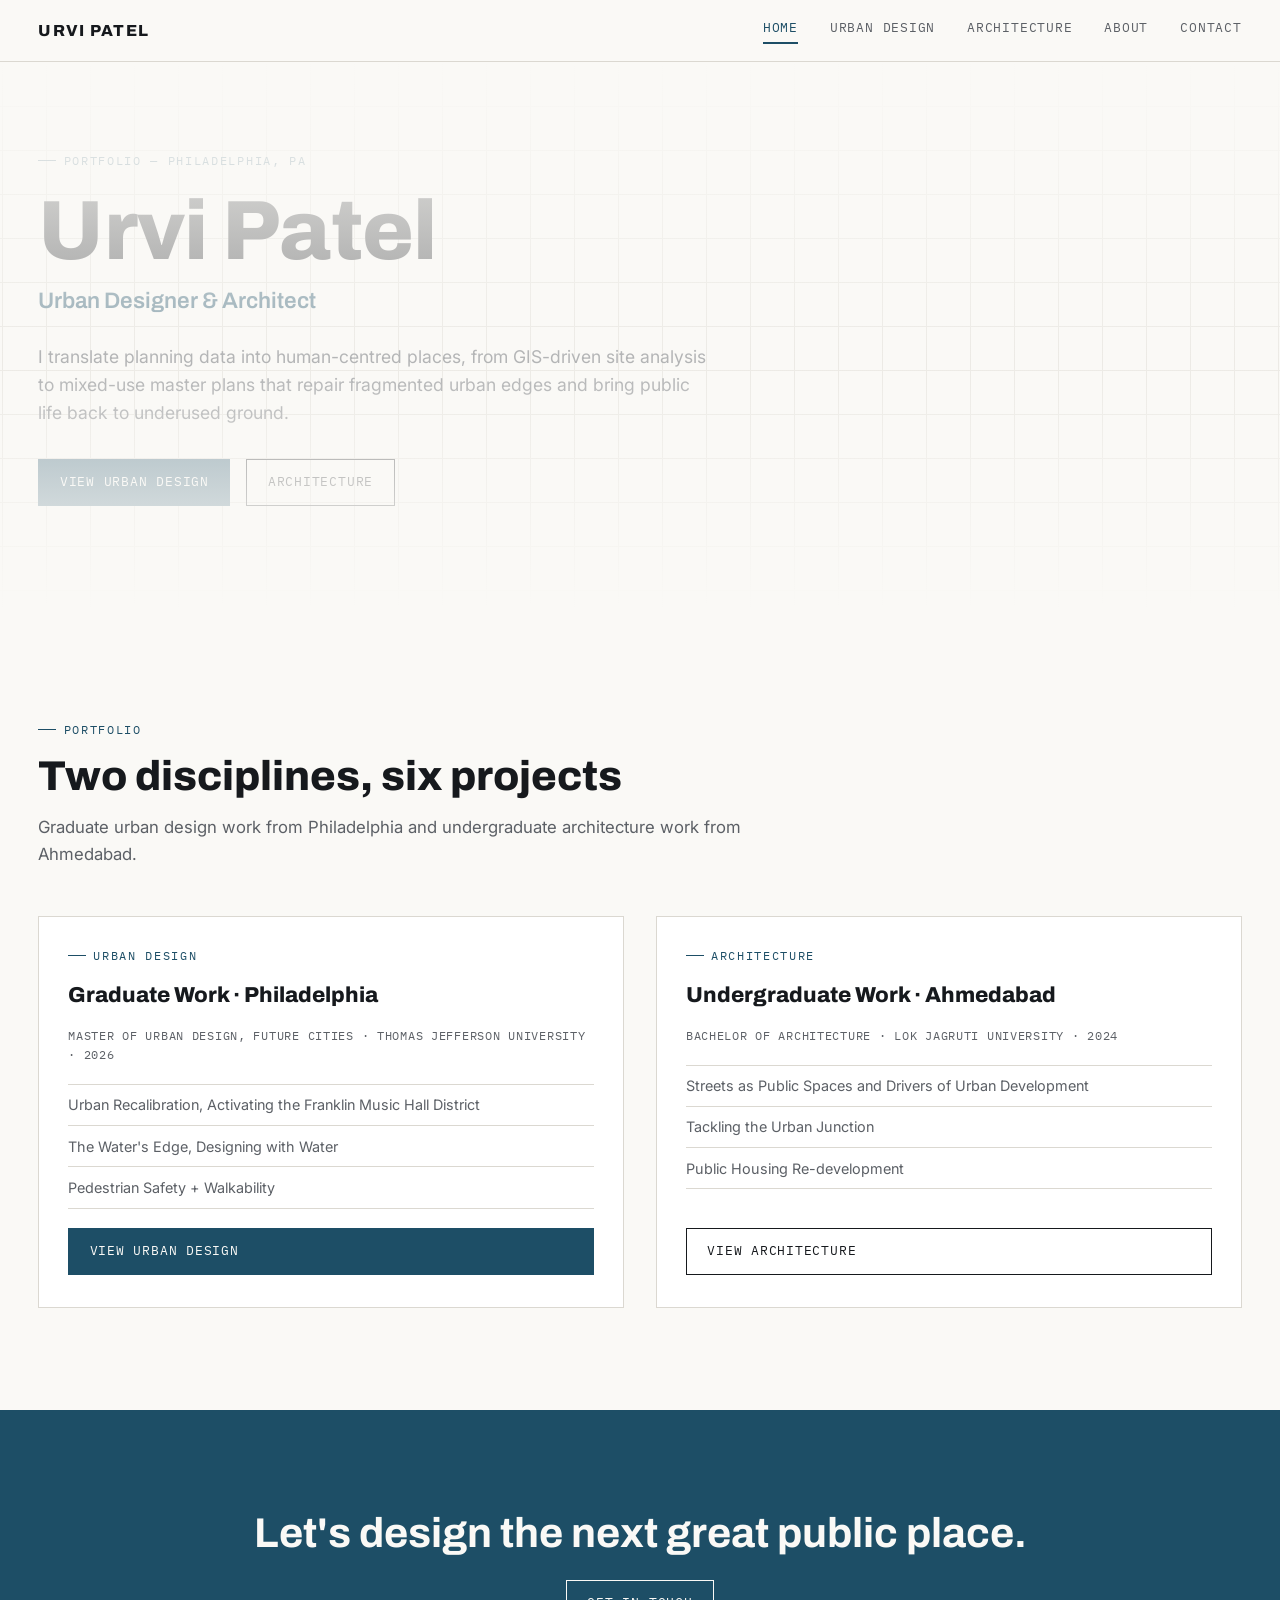
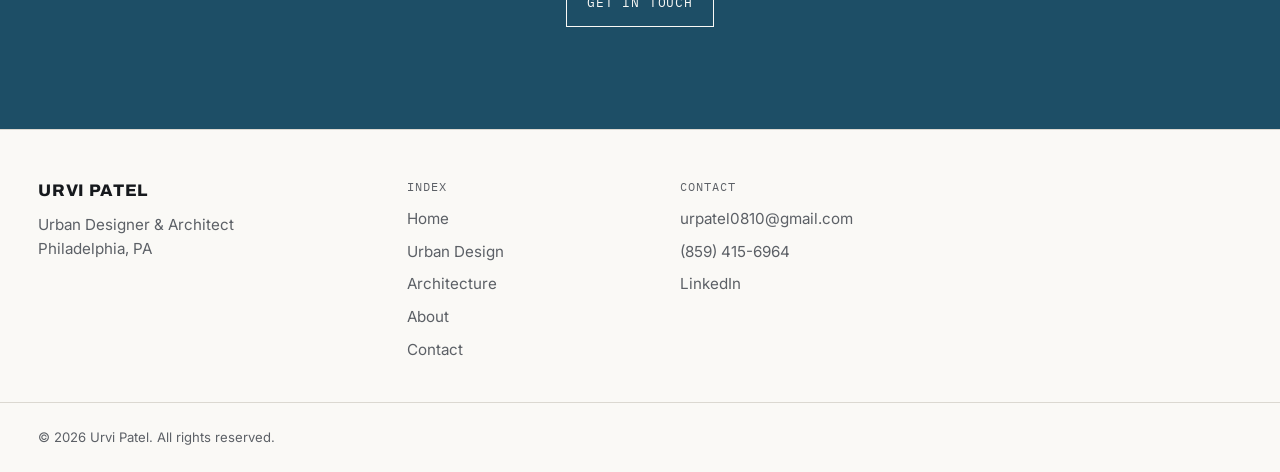
<file: index.html>
<!DOCTYPE html>
<html lang="en">
<head>
<meta charset="UTF-8">
<meta name="viewport" content="width=device-width, initial-scale=1.0">
<title>Urvi Patel — Urban Designer &amp; Architect</title>
<meta name="description" content="Portfolio of Urvi Patel, an urban designer and architect based in Philadelphia.">
<link rel="icon" type="image/svg+xml" href="data:image/svg+xml,%3Csvg xmlns='http://www.w3.org/2000/svg' viewBox='0 0 32 32'%3E%3Crect width='32' height='32' fill='%23FAF9F6'/%3E%3Cpath d='M16 4v24M4 16h24' stroke='%231B48C4' stroke-width='2'/%3E%3Ccircle cx='16' cy='16' r='6' fill='none' stroke='%2316191D' stroke-width='1.5'/%3E%3C/svg%3E">
<link rel="preconnect" href="https://fonts.googleapis.com">
<link rel="preconnect" href="https://fonts.gstatic.com" crossorigin>
<link href="https://fonts.googleapis.com/css2?family=Archivo:wght@600;700;800;900&family=Inter:wght@400;500;600&family=IBM+Plex+Mono:wght@400;500;600&display=swap" rel="stylesheet">
<link rel="stylesheet" href="styles.css">
</head>
<body>

<header class="site-header">
  <div class="container header-inner">
    <a href="index.html" class="logo">URVI PATEL</a>
    <nav class="nav" id="siteNav">
      <a href="index.html" class="nav-link active">Home</a>
      <a href="urban-design.html" class="nav-link">Urban Design</a>
      <a href="architecture.html" class="nav-link">Architecture</a>
      <a href="about.html" class="nav-link">About</a>
      <a href="contact.html" class="nav-link">Contact</a>
    </nav>
    <button class="nav-toggle" id="navToggle" aria-label="Toggle menu" aria-expanded="false">
      <span></span><span></span><span></span>
    </button>
  </div>
</header>

<section class="hero grid-bg">
  <div class="container">
    <span class="eyebrow">Portfolio — Philadelphia, PA</span>
    <h1>Urvi Patel</h1>
    <p class="hero-role">Urban Designer &amp; Architect</p>
    <p class="hero-body">I translate planning data into human-centred places, from GIS-driven site analysis to mixed-use master plans that repair fragmented urban edges and bring public life back to underused ground.</p>
    <div class="btn-row">
      <a href="urban-design.html" class="btn btn-primary">View Urban Design</a>
      <a href="architecture.html" class="btn btn-outline">Architecture</a>
    </div>
  </div>
</section>

<section class="section">
  <div class="container">
    <div class="section-head reveal">
      <span class="eyebrow">Portfolio</span>
      <h2>Two disciplines, six projects</h2>
      <p>Graduate urban design work from Philadelphia and undergraduate architecture work from Ahmedabad.</p>
    </div>

    <div class="discipline-grid">
      <div class="discipline-card reveal">
        <span class="eyebrow">Urban Design</span>
        <h3>Graduate Work · Philadelphia</h3>
        <p class="d-label">Master of Urban Design, Future Cities · Thomas Jefferson University · 2026</p>
        <ul class="d-projects">
          <li>Urban Recalibration, Activating the Franklin Music Hall District</li>
          <li>The Water's Edge, Designing with Water</li>
          <li>Pedestrian Safety + Walkability</li>
        </ul>
        <a href="urban-design.html" class="btn btn-primary">View Urban Design</a>
      </div>

      <div class="discipline-card reveal">
        <span class="eyebrow">Architecture</span>
        <h3>Undergraduate Work · Ahmedabad</h3>
        <p class="d-label">Bachelor of Architecture · Lok Jagruti University · 2024</p>
        <ul class="d-projects">
          <li>Streets as Public Spaces and Drivers of Urban Development</li>
          <li>Tackling the Urban Junction</li>
          <li>Public Housing Re-development</li>
        </ul>
        <a href="architecture.html" class="btn btn-outline">View Architecture</a>
      </div>
    </div>
  </div>
</section>

<section class="section cta-band">
  <div class="container">
    <h2>Let's design the next great public place.</h2>
    <a href="contact.html" class="btn btn-outline">Get in Touch</a>
  </div>
</section>

<footer class="site-footer">
  <div class="container footer-grid">
    <div class="footer-col">
      <p class="footer-name">URVI PATEL</p>
      <p class="footer-tagline">Urban Designer &amp; Architect<br>Philadelphia, PA</p>
    </div>
    <div class="footer-col">
      <p class="footer-heading">Index</p>
      <a href="index.html">Home</a>
      <a href="urban-design.html">Urban Design</a>
      <a href="architecture.html">Architecture</a>
      <a href="about.html">About</a>
      <a href="contact.html">Contact</a>
    </div>
    <div class="footer-col">
      <p class="footer-heading">Contact</p>
      <a href="mailto:urpatel0810@gmail.com">urpatel0810@gmail.com</a>
      <a href="tel:+18594156964">(859) 415-6964</a>
      <a href="https://www.linkedin.com/in/urvi-patel-0b5b4a239/" target="_blank" rel="noopener">LinkedIn</a>
    </div>
  </div>
  <div class="container footer-bottom">
    <p>© 2026 Urvi Patel. All rights reserved.</p>
  </div>
</footer>

<script>
  const navToggle = document.getElementById('navToggle');
  const nav = document.getElementById('siteNav');
  if (navToggle && nav) {
    navToggle.addEventListener('click', () => {
      const isOpen = nav.classList.toggle('is-open');
      navToggle.setAttribute('aria-expanded', isOpen);
    });
  }
  const revealEls = document.querySelectorAll('.reveal');
  if (!('IntersectionObserver' in window)) {
    revealEls.forEach(el => el.classList.add('is-visible'));
  } else {
    const observer = new IntersectionObserver((entries) => {
      entries.forEach(entry => { if (entry.isIntersecting) { entry.target.classList.add('is-visible'); observer.unobserve(entry.target); } });
    }, { threshold: 0.12 });
    revealEls.forEach(el => observer.observe(el));
  }
</script>
</body>
</html>
</file>
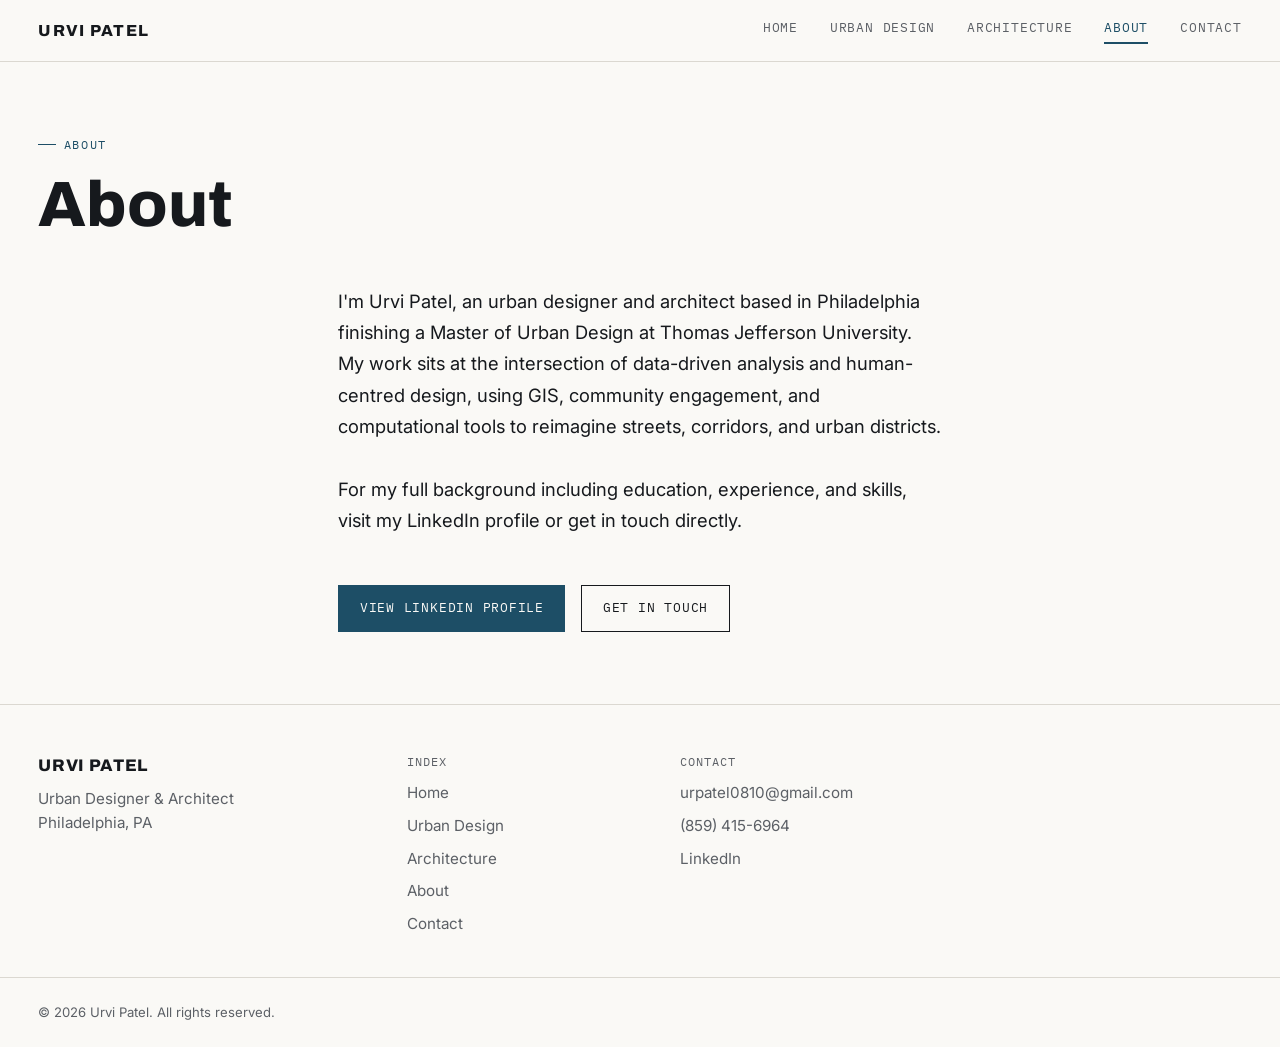
<file: about.html>
<!DOCTYPE html>
<html lang="en">
<head>
<meta charset="UTF-8">
<meta name="viewport" content="width=device-width, initial-scale=1.0">
<title>About — Urvi Patel</title>
<link rel="icon" type="image/svg+xml" href="data:image/svg+xml,%3Csvg xmlns='http://www.w3.org/2000/svg' viewBox='0 0 32 32'%3E%3Crect width='32' height='32' fill='%23FAF9F6'/%3E%3Cpath d='M16 4v24M4 16h24' stroke='%231B48C4' stroke-width='2'/%3E%3Ccircle cx='16' cy='16' r='6' fill='none' stroke='%2316191D' stroke-width='1.5'/%3E%3C/svg%3E">
<link rel="preconnect" href="https://fonts.googleapis.com">
<link rel="preconnect" href="https://fonts.gstatic.com" crossorigin>
<link href="https://fonts.googleapis.com/css2?family=Archivo:wght@600;700;800;900&family=Inter:wght@400;500;600&family=IBM+Plex+Mono:wght@400;500;600&display=swap" rel="stylesheet">
<link rel="stylesheet" href="styles.css">
</head>
<body>

<header class="site-header">
  <div class="container header-inner">
    <a href="index.html" class="logo">URVI PATEL</a>
    <nav class="nav" id="siteNav">
      <a href="index.html" class="nav-link">Home</a>
      <a href="urban-design.html" class="nav-link">Urban Design</a>
      <a href="architecture.html" class="nav-link">Architecture</a>
      <a href="about.html" class="nav-link active">About</a>
      <a href="contact.html" class="nav-link">Contact</a>
    </nav>
    <button class="nav-toggle" id="navToggle" aria-label="Toggle menu" aria-expanded="false">
      <span></span><span></span><span></span>
    </button>
  </div>
</header>

<div class="container page-header">
  <span class="eyebrow">About</span>
  <h1>About</h1>
</div>

<div class="container" style="max-width:680px;padding-bottom:var(--space-6);">
  <p style="font-size:1.15rem;line-height:1.7;margin-bottom:var(--space-4);">I'm Urvi Patel, an urban designer and architect based in Philadelphia finishing a Master of Urban Design at Thomas Jefferson University. My work sits at the intersection of data-driven analysis and human-centred design, using GIS, community engagement, and computational tools to reimagine streets, corridors, and urban districts.</p>
  <p style="font-size:1.15rem;line-height:1.7;margin-bottom:var(--space-5);">For my full background including education, experience, and skills, visit my LinkedIn profile or get in touch directly.</p>
  <div class="btn-row">
    <a href="https://www.linkedin.com/in/urvi-patel-0b5b4a239/" target="_blank" rel="noopener" class="btn btn-primary">View LinkedIn Profile</a>
    <a href="contact.html" class="btn btn-outline">Get in Touch</a>
  </div>
</div>

<footer class="site-footer">
  <div class="container footer-grid">
    <div class="footer-col">
      <p class="footer-name">URVI PATEL</p>
      <p class="footer-tagline">Urban Designer &amp; Architect<br>Philadelphia, PA</p>
    </div>
    <div class="footer-col">
      <p class="footer-heading">Index</p>
      <a href="index.html">Home</a>
      <a href="urban-design.html">Urban Design</a>
      <a href="architecture.html">Architecture</a>
      <a href="about.html">About</a>
      <a href="contact.html">Contact</a>
    </div>
    <div class="footer-col">
      <p class="footer-heading">Contact</p>
      <a href="mailto:urpatel0810@gmail.com">urpatel0810@gmail.com</a>
      <a href="tel:+18594156964">(859) 415-6964</a>
      <a href="https://www.linkedin.com/in/urvi-patel-0b5b4a239/" target="_blank" rel="noopener">LinkedIn</a>
    </div>
  </div>
  <div class="container footer-bottom">
    <p>© 2026 Urvi Patel. All rights reserved.</p>
  </div>
</footer>

<script>
  const navToggle = document.getElementById('navToggle');
  const nav = document.getElementById('siteNav');
  if (navToggle && nav) {
    navToggle.addEventListener('click', () => {
      const isOpen = nav.classList.toggle('is-open');
      navToggle.setAttribute('aria-expanded', isOpen);
    });
  }
</script>
</body>
</html>
</file>
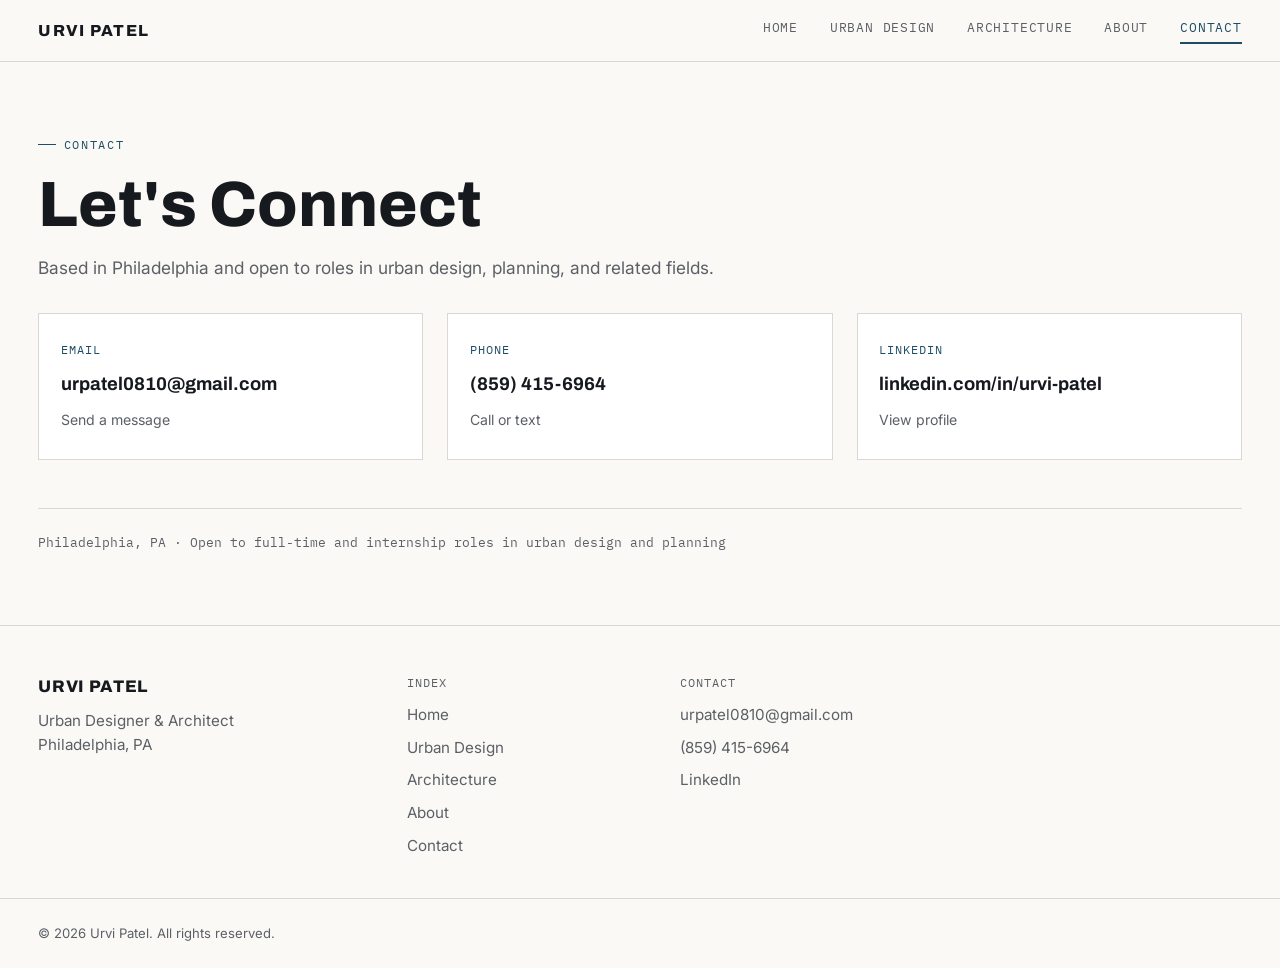
<file: contact.html>
<!DOCTYPE html>
<html lang="en">
<head>
<meta charset="UTF-8">
<meta name="viewport" content="width=device-width, initial-scale=1.0">
<title>Contact — Urvi Patel</title>
<link rel="icon" type="image/svg+xml" href="data:image/svg+xml,%3Csvg xmlns='http://www.w3.org/2000/svg' viewBox='0 0 32 32'%3E%3Crect width='32' height='32' fill='%23FAF9F6'/%3E%3Cpath d='M16 4v24M4 16h24' stroke='%231B48C4' stroke-width='2'/%3E%3Ccircle cx='16' cy='16' r='6' fill='none' stroke='%2316191D' stroke-width='1.5'/%3E%3C/svg%3E">
<link rel="preconnect" href="https://fonts.googleapis.com">
<link rel="preconnect" href="https://fonts.gstatic.com" crossorigin>
<link href="https://fonts.googleapis.com/css2?family=Archivo:wght@600;700;800;900&family=Inter:wght@400;500;600&family=IBM+Plex+Mono:wght@400;500;600&display=swap" rel="stylesheet">
<link rel="stylesheet" href="styles.css">
</head>
<body>

<header class="site-header">
  <div class="container header-inner">
    <a href="index.html" class="logo">URVI PATEL</a>
    <nav class="nav" id="siteNav">
      <a href="index.html" class="nav-link">Home</a>
      <a href="urban-design.html" class="nav-link">Urban Design</a>
      <a href="architecture.html" class="nav-link">Architecture</a>
      <a href="about.html" class="nav-link">About</a>
      <a href="contact.html" class="nav-link active">Contact</a>
    </nav>
    <button class="nav-toggle" id="navToggle" aria-label="Toggle menu" aria-expanded="false">
      <span></span><span></span><span></span>
    </button>
  </div>
</header>

<div class="container page-header">
  <span class="eyebrow">Contact</span>
  <h1>Let's Connect</h1>
  <p>Based in Philadelphia and open to roles in urban design, planning, and related fields.</p>
</div>

<div class="container" style="padding-bottom:var(--space-6);">
  <div class="contact-grid">
    <a href="mailto:urpatel0810@gmail.com" class="contact-card">
      <span class="mono-label">Email</span>
      <strong>urpatel0810@gmail.com</strong>
      <p style="color:var(--ink-muted);font-size:.88rem;margin:0;">Send a message</p>
    </a>
    <a href="tel:+18594156964" class="contact-card">
      <span class="mono-label">Phone</span>
      <strong>(859) 415-6964</strong>
      <p style="color:var(--ink-muted);font-size:.88rem;margin:0;">Call or text</p>
    </a>
    <a href="https://www.linkedin.com/in/urvi-patel-0b5b4a239/" target="_blank" rel="noopener" class="contact-card">
      <span class="mono-label">LinkedIn</span>
      <strong>linkedin.com/in/urvi-patel</strong>
      <p style="color:var(--ink-muted);font-size:.88rem;margin:0;">View profile</p>
    </a>
  </div>

  <hr class="hairline" style="margin-top:var(--space-5);">
  <p style="font-family:var(--font-mono);font-size:.8rem;color:var(--ink-muted);padding-top:var(--space-3);">Philadelphia, PA · Open to full-time and internship roles in urban design and planning</p>
</div>

<footer class="site-footer">
  <div class="container footer-grid">
    <div class="footer-col">
      <p class="footer-name">URVI PATEL</p>
      <p class="footer-tagline">Urban Designer &amp; Architect<br>Philadelphia, PA</p>
    </div>
    <div class="footer-col">
      <p class="footer-heading">Index</p>
      <a href="index.html">Home</a>
      <a href="urban-design.html">Urban Design</a>
      <a href="architecture.html">Architecture</a>
      <a href="about.html">About</a>
      <a href="contact.html">Contact</a>
    </div>
    <div class="footer-col">
      <p class="footer-heading">Contact</p>
      <a href="mailto:urpatel0810@gmail.com">urpatel0810@gmail.com</a>
      <a href="tel:+18594156964">(859) 415-6964</a>
      <a href="https://www.linkedin.com/in/urvi-patel-0b5b4a239/" target="_blank" rel="noopener">LinkedIn</a>
    </div>
  </div>
  <div class="container footer-bottom">
    <p>© 2026 Urvi Patel. All rights reserved.</p>
  </div>
</footer>

<script>
  const navToggle = document.getElementById('navToggle');
  const nav = document.getElementById('siteNav');
  if (navToggle && nav) {
    navToggle.addEventListener('click', () => {
      const isOpen = nav.classList.toggle('is-open');
      navToggle.setAttribute('aria-expanded', isOpen);
    });
  }
</script>
</body>
</html>
</file>
<file: styles.css>
/* =========================================================
   URVI PATEL — PORTFOLIO
   Design language: architectural drawing-set conventions
   (title blocks, sheet numbers, coordinates, scale notes)
   ========================================================= */

/* ---------- Reset ---------- */
*, *::before, *::after { box-sizing: border-box; }
html { scroll-behavior: smooth; overflow-x: hidden; }
body { overflow-x: hidden; }
body, h1, h2, h3, h4, p, figure { margin: 0; }
img, svg { display: block; max-width: 100%; }
a { color: inherit; text-decoration: none; }
button { font: inherit; color: inherit; background: none; border: none; cursor: pointer; }
ul { margin: 0; padding: 0; list-style: none; }

/* ---------- Tokens ---------- */
:root {
  /* Color */
  --paper: #FAF9F6;
  --surface: #FFFFFF;
  --ink: #16191D;
  --ink-muted: #5C6066;
  --accent: #1D4E66;
  --accent-dark: #15394B;
  --accent-tint: #E7EEF1;
  --line: #DBD8D1;
  --line-strong: #C7C2B8;

  /* Type */
  --font-display: 'Archivo', sans-serif;
  --font-body: 'Inter', sans-serif;
  --font-mono: 'IBM Plex Mono', monospace;

  /* Spacing */
  --space-1: .5rem;
  --space-2: 1rem;
  --space-3: 1.5rem;
  --space-4: 2rem;
  --space-5: 3rem;
  --space-6: 4.5rem;
  --section-pad: clamp(3.5rem, 8vw, 6.5rem);
  --container-w: 1440px;
  --container-pad: clamp(1rem, 3vw, 2.5rem);
}

/* ---------- Base ---------- */
body {
  font-family: var(--font-body);
  background: var(--paper);
  color: var(--ink);
  font-size: 1.05rem;
  line-height: 1.6;
  -webkit-font-smoothing: antialiased;
}

h1, h2, h3, h4 { font-family: var(--font-display); color: var(--ink); line-height: 1.05; }

a:focus-visible, button:focus-visible, input:focus-visible, textarea:focus-visible {
  outline: 2px solid var(--accent);
  outline-offset: 3px;
}

.container {
  max-width: var(--container-w);
  margin-inline: auto;
  padding-inline: var(--container-pad);
}

.section { padding-block: var(--section-pad); }
.section--tight { padding-block: calc(var(--section-pad) * .55); }

.hairline { border: none; border-top: 1px solid var(--line); margin: 0; }

/* Grid texture, used sparingly as a signature backdrop */
.grid-bg {
  background-image:
    linear-gradient(var(--line) 1px, transparent 1px),
    linear-gradient(90deg, var(--line) 1px, transparent 1px);
  background-size: 44px 44px;
  background-position: center top;
  position: relative;
}
.grid-bg::before {
  content: "";
  position: absolute; inset: 0;
  background: linear-gradient(180deg, var(--paper) 0%, rgba(250,249,246,0.55) 55%, var(--paper) 100%);
  pointer-events: none;
}

/* ---------- Eyebrow / labels ---------- */
.eyebrow {
  font-family: var(--font-mono);
  font-size: .75rem;
  letter-spacing: .14em;
  text-transform: uppercase;
  color: var(--accent);
  display: inline-flex;
  align-items: center;
  gap: .6em;
}
.eyebrow::before {
  content: "";
  width: 18px; height: 1px;
  background: var(--accent);
  display: inline-block;
}

.mono-label {
  font-family: var(--font-mono);
  font-size: .72rem;
  letter-spacing: .08em;
  text-transform: uppercase;
  color: var(--ink-muted);
}

/* ---------- Buttons ---------- */
.btn {
  font-family: var(--font-mono);
  font-size: .8rem;
  letter-spacing: .06em;
  text-transform: uppercase;
  padding: .95em 1.6em;
  border-radius: 0;
  display: inline-flex;
  align-items: center;
  gap: .6em;
  transition: background-color .2s ease, color .2s ease, border-color .2s ease, transform .2s ease;
}
.btn-primary {
  background: var(--accent);
  color: var(--paper);
  border: 1px solid var(--accent);
}
.btn-primary:hover { background: var(--accent-dark); border-color: var(--accent-dark); }
.btn-outline {
  background: transparent;
  color: var(--ink);
  border: 1px solid var(--ink);
}
.btn-outline:hover { background: var(--ink); color: var(--paper); }
.btn-row { display: flex; flex-wrap: wrap; gap: var(--space-2); }

/* ---------- Header / Nav ---------- */
.site-header {
  position: sticky; top: 0; z-index: 50;
  background: rgba(250,249,246,0.92);
  backdrop-filter: blur(6px);
  border-bottom: 1px solid var(--line);
}
.header-inner {
  display: flex; align-items: center; justify-content: space-between;
  padding-block: 1.1rem;
}
.logo {
  font-family: var(--font-display);
  font-weight: 800;
  font-size: 1rem;
  letter-spacing: .08em;
}
.nav { display: flex; gap: var(--space-4); }
.nav-link {
  font-family: var(--font-mono);
  font-size: .8rem;
  letter-spacing: .06em;
  text-transform: uppercase;
  color: var(--ink-muted);
  padding-bottom: .3em;
  border-bottom: 2px solid transparent;
  transition: color .2s ease, border-color .2s ease;
}
.nav-link:hover { color: var(--ink); }
.nav-link.active { color: var(--accent); border-color: var(--accent); }

.nav-toggle {
  display: none;
  flex-direction: column;
  gap: 5px;
  padding: .4rem;
}
.nav-toggle span { width: 22px; height: 2px; background: var(--ink); transition: transform .2s ease, opacity .2s ease; }
.nav-toggle[aria-expanded="true"] span:nth-child(1) { transform: translateY(7px) rotate(45deg); }
.nav-toggle[aria-expanded="true"] span:nth-child(2) { opacity: 0; }
.nav-toggle[aria-expanded="true"] span:nth-child(3) { transform: translateY(-7px) rotate(-45deg); }

@media (max-width: 760px) {
  .nav-toggle { display: flex; }
  .nav {
    position: fixed; inset: 64px 0 0 0;
    background: var(--paper);
    flex-direction: column;
    align-items: flex-start;
    gap: var(--space-3);
    padding: var(--space-4) var(--container-pad);
    transform: translateY(-8px);
    opacity: 0;
    pointer-events: none;
    transition: opacity .2s ease, transform .2s ease;
  }
  .nav.is-open { opacity: 1; transform: translateY(0); pointer-events: auto; }
  .nav-link { font-size: 1rem; }
}

/* ---------- Title block (signature element) ---------- */
.title-block {
  border: 1px solid var(--ink);
  background: var(--surface);
  font-family: var(--font-mono);
  font-size: .72rem;
  letter-spacing: .03em;
  width: max-content;
}
.tb-row {
  display: grid;
  grid-template-columns: 6.5em 1fr;
  gap: .75em;
  padding: .55em .85em;
  border-bottom: 1px solid var(--line);
}
.tb-row:last-child { border-bottom: none; }
.tb-row span:first-child { color: var(--ink-muted); }
.tb-row span:last-child { color: var(--ink); text-transform: uppercase; }

.scale-bar { margin-top: var(--space-2); }

/* ---------- Hero ---------- */
.hero { padding-top: clamp(3rem, 7vw, 5rem); padding-bottom: var(--section-pad); }
.hero-grid {
  display: grid;
  grid-template-columns: 1.6fr 1fr;
  gap: var(--space-5);
  align-items: start;
}
.hero h1 {
  font-size: clamp(2.75rem, 7vw, 5.25rem);
  font-weight: 800;
  letter-spacing: -.01em;
  margin-block: var(--space-2) var(--space-1);
}
.hero-role {
  font-family: var(--font-display);
  font-size: clamp(1.15rem, 2vw, 1.4rem);
  font-weight: 600;
  color: var(--accent);
  margin-bottom: var(--space-3);
}
.hero-body { max-width: 38em; color: var(--ink-muted); font-size: 1.1rem; margin-bottom: var(--space-4); }
.hero-aside { justify-self: end; }

@media (max-width: 900px) {
  .hero-grid { grid-template-columns: 1fr; }
  .hero-aside { justify-self: start; }
}

/* ---------- Legend / stats strip ---------- */
.legend {
  display: flex;
  flex-wrap: wrap;
  gap: var(--space-5);
  padding-block: var(--space-3);
}
.legend-item { display: flex; flex-direction: column; gap: .35em; }
.legend-item .mono-label { color: var(--accent); }
.legend-item strong { font-family: var(--font-display); font-size: 1.05rem; font-weight: 700; }

/* ---------- Section headings ---------- */
.section-head { max-width: 46em; margin-bottom: var(--space-5); }
.section-head h2 {
  font-size: clamp(1.9rem, 3.4vw, 2.6rem);
  font-weight: 800;
  margin-top: var(--space-2);
}
.section-head p { color: var(--ink-muted); margin-top: var(--space-2); font-size: 1.05rem; }

/* ---------- Project cards (grid, home preview) ---------- */
.project-grid { display: grid; grid-template-columns: repeat(3, 1fr); gap: var(--space-4); }
@media (max-width: 980px) { .project-grid { grid-template-columns: 1fr; } }

.project-card {
  border: 1px solid var(--line);
  background: var(--surface);
  display: flex;
  flex-direction: column;
  transition: border-color .2s ease, transform .2s ease;
}
.project-card:hover { border-color: var(--accent); transform: translateY(-3px); }
.sheet-tag {
  font-family: var(--font-mono);
  font-size: .7rem;
  letter-spacing: .08em;
  color: var(--accent);
  padding: .8em 1.1em;
  border-bottom: 1px solid var(--line);
}
.diagram {
  height: 200px;
  background: var(--surface);
  background-image:
    linear-gradient(var(--line) 1px, transparent 1px),
    linear-gradient(90deg, var(--line) 1px, transparent 1px);
  background-size: 22px 22px;
  display: flex;
  align-items: center;
  justify-content: center;
  overflow: hidden;
}
.diagram svg { width: 90%; height: 90%; }
.diagram img { width: 100%; height: 100%; object-fit: cover; display: block; }
.project-card .diagram { border-bottom: 1px solid var(--line); }
.sheet-body .diagram { height: 100%; min-height: 280px; }

.figure-row {
  display: grid;
  grid-template-columns: repeat(3, 1fr);
  gap: 1px;
  background: var(--line);
  border: 1px solid var(--line);
  margin: 0 1.4em 2em;
}
.figure-row figure { margin: 0; background: var(--surface); }
.figure-row img { width: 100%; height: 150px; object-fit: cover; display: block; }
.figure-row figcaption {
  font-family: var(--font-mono);
  font-size: .68rem;
  letter-spacing: .03em;
  text-transform: uppercase;
  color: var(--ink-muted);
  padding: .6em .7em;
  border-top: 1px solid var(--line);
}
@media (max-width: 700px) { .figure-row { grid-template-columns: 1fr; margin: 0 1.4em 1.6em; } }
.sheet-credits { font-family: var(--font-mono); font-size: .8rem; color: var(--ink-muted); border-top: 1px solid var(--line); padding-top: 1em; margin-top: var(--space-3); }
.card-body { padding: 1.4em 1.1em 1.6em; display: flex; flex-direction: column; gap: .7em; flex: 1; }
.card-body h3 { font-size: 1.2rem; font-weight: 700; }
.card-meta { font-family: var(--font-mono); font-size: .72rem; letter-spacing: .04em; color: var(--ink-muted); text-transform: uppercase; }
.card-body p { color: var(--ink-muted); font-size: .96rem; }
.card-link {
  font-family: var(--font-mono);
  font-size: .75rem;
  letter-spacing: .05em;
  text-transform: uppercase;
  color: var(--ink);
  border-bottom: 1px solid var(--ink);
  width: max-content;
  margin-top: auto;
  padding-bottom: .15em;
  transition: color .2s ease, border-color .2s ease;
}
.card-link:hover { color: var(--accent); border-color: var(--accent); }

.tag-list { display: flex; flex-wrap: wrap; gap: .5em; margin-top: .3em; }
.tag {
  font-family: var(--font-mono);
  font-size: .68rem;
  letter-spacing: .04em;
  text-transform: uppercase;
  color: var(--ink-muted);
  border: 1px solid var(--line);
  padding: .35em .65em;
}

/* ---------- Tools strip ---------- */
.tools-strip {
  display: flex;
  flex-wrap: wrap;
  gap: var(--space-3) var(--space-4);
  border-top: 1px solid var(--line);
  border-bottom: 1px solid var(--line);
  padding-block: var(--space-3);
}
.tools-strip span { font-family: var(--font-mono); font-size: .85rem; color: var(--ink-muted); }

/* ---------- CTA band ---------- */
.cta-band {
  background: var(--accent);
  color: var(--paper);
  text-align: center;
}
.cta-band h2 { color: var(--paper); font-size: clamp(1.8rem, 3.6vw, 2.6rem); margin-bottom: var(--space-3); }
.cta-band .btn-outline { border-color: var(--paper); color: var(--paper); }
.cta-band .btn-outline:hover { background: var(--paper); color: var(--accent); }

/* ---------- Footer ---------- */
.site-footer { border-top: 1px solid var(--line); padding-top: var(--space-5); }
.footer-grid {
  display: grid;
  grid-template-columns: 1.4fr 1fr 1fr 1.2fr;
  gap: var(--space-4);
  padding-bottom: var(--space-4);
}
@media (max-width: 760px) { .footer-grid { grid-template-columns: 1fr 1fr; } }
.footer-name { font-family: var(--font-display); font-weight: 800; letter-spacing: .04em; }
.footer-tagline { color: var(--ink-muted); margin-top: .5em; font-size: .95rem; }
.footer-heading { font-family: var(--font-mono); font-size: .72rem; letter-spacing: .08em; text-transform: uppercase; color: var(--ink-muted); margin-bottom: .9em; }
.footer-col a { display: block; color: var(--ink-muted); font-size: .95rem; margin-bottom: .55em; transition: color .2s ease; }
.footer-col a:hover { color: var(--accent); }
.footer-bottom { border-top: 1px solid var(--line); padding-block: var(--space-3); display: flex; justify-content: space-between; flex-wrap: wrap; gap: .5em; }
.footer-bottom p { font-size: .82rem; color: var(--ink-muted); }

/* ---------- Page header (Projects / About / Contact) ---------- */
.page-header { padding-top: clamp(2.5rem, 6vw, 4rem); padding-bottom: var(--space-4); }
.page-header h1 { font-size: clamp(2.5rem, 6vw, 4rem); font-weight: 800; margin-block: var(--space-2) var(--space-2); }
.page-header p { max-width: 42em; color: var(--ink-muted); font-size: 1.08rem; }

/* ---------- Project detail sheets ---------- */
.sheet {
  border: 1px solid var(--line);
  background: var(--surface);
  margin-bottom: var(--space-5);
}
.sheet-header {
  display: flex; justify-content: space-between; align-items: flex-start; gap: var(--space-3);
  padding: 1.3em 1.4em;
  border-bottom: 1px solid var(--line);
  flex-wrap: wrap;
}
.sheet-header .sheet-tag { border: none; padding: 0; }
.sheet-header h3 { font-size: clamp(1.4rem, 2.4vw, 1.85rem); font-weight: 800; margin-top: .3em; }
.sheet-meta { font-family: var(--font-mono); font-size: .76rem; color: var(--ink-muted); text-transform: uppercase; letter-spacing: .03em; margin-top: .5em; }
.sheet-body { padding: 1.6em 1.4em 2em; display: grid; grid-template-columns: 1.1fr 1fr; gap: var(--space-4); }
@media (max-width: 860px) { .sheet-body { grid-template-columns: 1fr; } }
.sheet-body .diagram { border: 1px solid var(--line); }
.sheet-overview p { color: var(--ink-muted); margin-bottom: var(--space-3); }
.sheet-overview h4 { font-family: var(--font-mono); font-size: .75rem; letter-spacing: .08em; text-transform: uppercase; color: var(--accent); margin-bottom: .8em; }
.principles-list { display: grid; grid-template-columns: 1fr 1fr; gap: .5em .8em; margin-bottom: var(--space-3); }
.principles-list li { font-size: .92rem; color: var(--ink); padding-left: 1em; position: relative; }
.principles-list li::before { content: "—"; position: absolute; left: 0; color: var(--accent); }
.objectives-list { display: flex; flex-direction: column; gap: .6em; margin-bottom: var(--space-3); }
.obj-row { display: grid; grid-template-columns: 7.5em 1fr; gap: .8em; font-size: .9rem; }
.obj-row .obj-code { font-family: var(--font-mono); color: var(--accent); font-weight: 600; }
.obj-row .obj-desc { color: var(--ink-muted); }
.site-stamp { font-family: var(--font-mono); font-size: .8rem; color: var(--ink-muted); border-top: 1px solid var(--line); padding-top: 1em; }

/* ---------- About page ---------- */
.about-grid { display: grid; grid-template-columns: .85fr 1.4fr; gap: var(--space-5); align-items: start; }
@media (max-width: 860px) { .about-grid { grid-template-columns: 1fr; } }
.portrait {
  border: 1px solid var(--ink);
  aspect-ratio: 4/5;
  position: relative;
  overflow: hidden;
}
.portrait .corner { position: absolute; width: 14px; height: 14px; top: 0; left: 0; }
.portrait .corner::before, .portrait .corner::after { content: ""; position: absolute; background: var(--ink); }
.portrait .corner::before { width: 14px; height: 1px; top: 0; left: 0; }
.portrait .corner::after { width: 1px; height: 14px; top: 0; left: 0; }
.portrait .corner.tr { left: auto; right: 0; transform: scaleX(-1); }
.portrait .corner.bl { top: auto; bottom: 0; transform: scaleY(-1); }
.portrait .corner.br { top: auto; left: auto; right: 0; bottom: 0; transform: scale(-1); }

.timeline-item { padding-block: var(--space-3); border-bottom: 1px solid var(--line); }
.timeline-item:last-child { border-bottom: none; }
.timeline-item h4 { font-size: 1.15rem; font-weight: 700; }
.timeline-item .mono-label { margin-top: .3em; display: block; }
.timeline-item p, .timeline-item ul { color: var(--ink-muted); margin-top: .8em; font-size: .96rem; }
.timeline-item ul li { padding-left: 1em; position: relative; margin-bottom: .4em; }
.timeline-item ul li::before { content: "—"; position: absolute; left: 0; color: var(--accent); }

.skills-grid { display: grid; grid-template-columns: repeat(2, 1fr); gap: var(--space-4); }
@media (max-width: 700px) { .skills-grid { grid-template-columns: 1fr; } }
.skill-group .footer-heading { color: var(--accent); }

/* ---------- Contact page ---------- */
.contact-grid { display: grid; grid-template-columns: repeat(3, 1fr); gap: var(--space-3); margin-bottom: var(--space-5); }
@media (max-width: 860px) { .contact-grid { grid-template-columns: 1fr; } }
.contact-card {
  border: 1px solid var(--line);
  background: var(--surface);
  padding: 1.6em 1.3em;
  display: flex; flex-direction: column; gap: .6em;
  transition: border-color .2s ease, transform .2s ease;
}
.contact-card:hover { border-color: var(--accent); transform: translateY(-3px); }
.contact-card .mono-label { color: var(--accent); }
.contact-card strong { font-family: var(--font-display); font-size: 1.15rem; }
.status-block { display: inline-block; }

/* ---------- Homepage discipline section ---------- */
.discipline-grid {
  display: grid;
  grid-template-columns: repeat(2, 1fr);
  gap: var(--space-4);
  margin-top: var(--space-4);
}
@media (max-width: 700px) { .discipline-grid { grid-template-columns: 1fr; } }

.discipline-card {
  border: 1px solid var(--line);
  background: var(--surface);
  padding: 1.8rem 1.8rem 2rem;
  display: flex;
  flex-direction: column;
  gap: 1.2rem;
}

.discipline-card .d-label {
  font-family: var(--font-mono);
  font-size: .75rem;
  text-transform: uppercase;
  letter-spacing: .06em;
  color: var(--ink-muted);
  margin: 0;
}

.discipline-card h3 { font-size: 1.35rem; font-weight: 800; margin: 0; }

.discipline-card .d-projects {
  border-top: 1px solid var(--line);
  flex: 1;
}

.discipline-card .d-projects li {
  display: flex;
  align-items: baseline;
  gap: .75em;
  padding-block: .6em;
  border-bottom: 1px solid var(--line);
  font-size: .9rem;
  color: var(--ink-muted);
}

.discipline-card .d-projects li .tag-mono {
  font-family: var(--font-mono);
  font-size: .68rem;
  color: var(--accent);
  flex-shrink: 0;
}

/* ---------- Multi-image project gallery ---------- */
.image-grid {
  display: grid;
  grid-template-columns: repeat(2, 1fr);
  gap: 4px;
  margin-top: var(--space-4);
  border-top: 1px solid var(--line);
  padding-top: var(--space-4);
}
.image-grid img { width: 100%; height: auto; display: block; }
.image-grid .span-full { grid-column: 1 / -1; }
@media (max-width: 700px) { .image-grid { grid-template-columns: 1fr; } }

/* ---------- Reveal animation ---------- */
.reveal { opacity: 0; transform: translateY(40px); transition: opacity .8s cubic-bezier(.22,1,.36,1), transform .8s cubic-bezier(.22,1,.36,1); }
.reveal.is-visible { opacity: 1; transform: translateY(0); }
.image-stack img { opacity: 0; transform: translateY(30px); transition: opacity .7s cubic-bezier(.22,1,.36,1), transform .7s cubic-bezier(.22,1,.36,1); }
.image-stack img.is-visible { opacity: 1; transform: translateY(0); }

@media (prefers-reduced-motion: reduce) {
  html { scroll-behavior: auto; }
  .reveal { opacity: 1 !important; transform: none !important; transition: none !important; }
  .project-card:hover, .contact-card:hover { transform: none; }
}

/* ---------- Single column image stack ---------- */
.image-stack { display: flex; flex-direction: column; gap: 6px; margin-top: var(--space-3); }
.image-stack img { width: 100%; height: auto; display: block; }

/* ---------- Page-specific accent colors ---------- */
.page-ud .sheet-tag,
.page-ud .sheet-header h3,
.page-ud .eyebrow,
.page-ud .page-header h1,
.page-ud .proj-card-body p,
.page-ud .proj-card-body .sheet-tag { color: #717171; }

.page-arch .sheet-tag,
.page-arch .sheet-header h3,
.page-arch .eyebrow,
.page-arch .page-header h1,
.page-arch .proj-card-body p,
.page-arch .proj-card-body .sheet-tag { color: #3d6684; }

/* ---------- Full-bleed images on project pages ---------- */
.page-ud .sheet,
.page-arch .sheet {
  border: none;
  background: transparent;
  padding-inline: 0;
  border-top: 1px solid var(--line);
  overflow: visible;
}
.page-ud .sheet-header,
.page-arch .sheet-header {
  padding-inline: 1.4em;
  border-bottom: none;
}
.page-ud .sheet-credits,
.page-arch .sheet-credits {
  padding-inline: 1.4em;
}
.page-ud .image-stack,
.page-arch .image-stack {
  width: 100vw;
  margin-left: calc(50% - 50vw);
  gap: 2px;
}

/* ---------- Project contents index ---------- */
.project-contents {
  display: grid;
  grid-template-columns: repeat(3, 1fr);
  gap: 1rem;
  margin-bottom: var(--space-5);
  padding-top: var(--space-4);
  border-top: 1px solid var(--line);
}
@media (max-width: 700px) { .project-contents { grid-template-columns: 1fr; } }

.proj-card {
  display: block;
  text-decoration: none;
  color: inherit;
  border: 1px solid var(--line);
  overflow: hidden;
  transition: border-color .2s, transform .2s;
}
.proj-card:hover { border-color: var(--accent); transform: translateY(-3px); }
.proj-card img { width: 100%; height: 200px; object-fit: cover; display: block; }
.proj-card-body { padding: 1rem; }
.proj-card-body .sheet-tag { display: block; margin-bottom: .4em; font-size: .7rem; }
.proj-card-body p { font-family: var(--font-display); font-weight: 700; font-size: 1rem; margin: 0; color: var(--ink); line-height: 1.2; }
</file>
